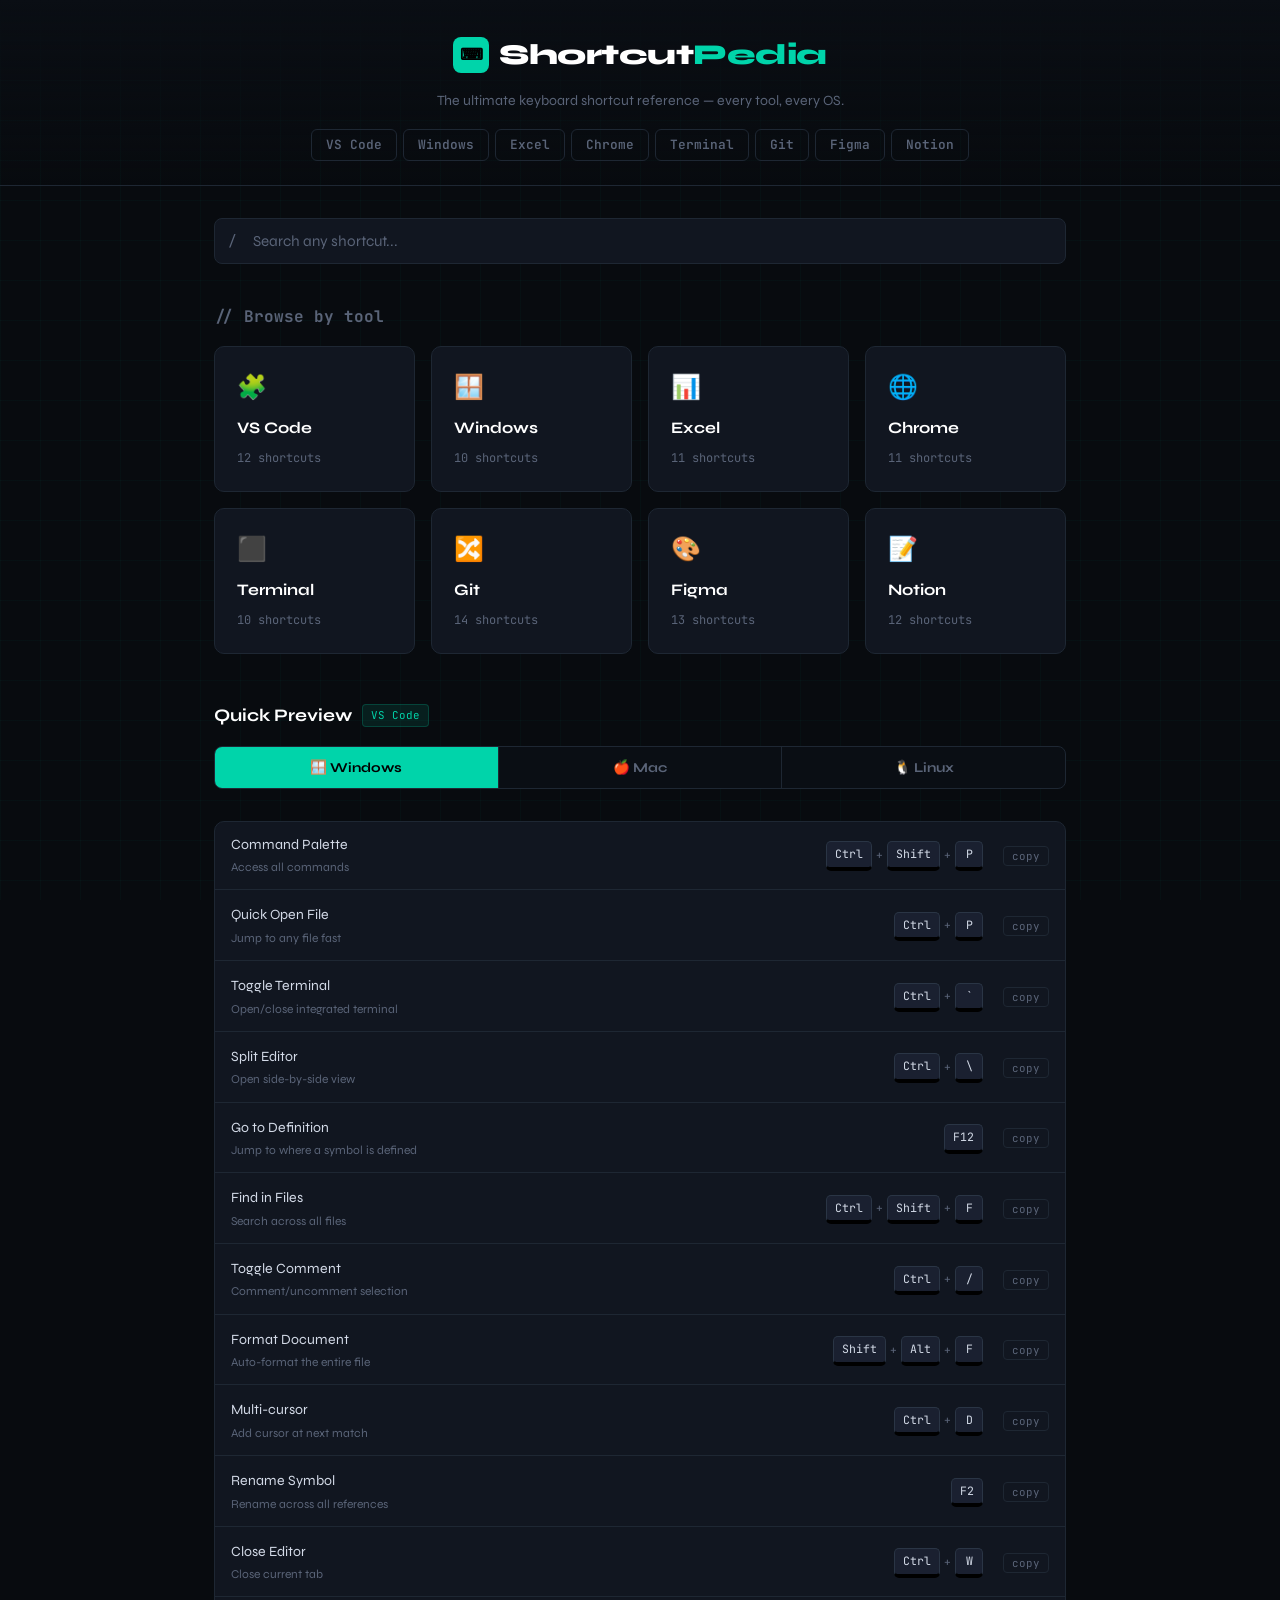
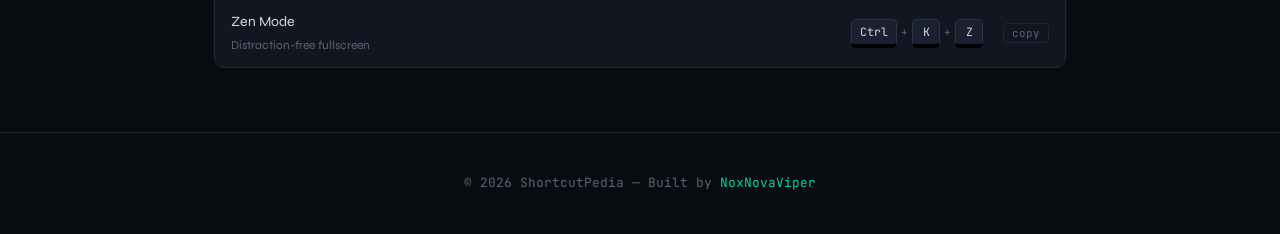
<file: index.html>
<!DOCTYPE html>
<html lang="en">
<head>
    <meta name="google-site-verification" content="DGlG2NC15juoIFiggqF6pB5MRgS8wF6vNU4Cs8eMKjc" />
    <meta property="og:title" content="ShortcutPedia | The Ultimate Keyboard Shortcut Reference">
    <meta property="og:description" content="Free keyboard shortcut reference for VS Code, Windows, Excel, Chrome, Terminal, Git, Figma and Notion.">
    <meta property="og:url" content="https://noxnovaviper.github.io/ShortcutPedia/">
    <meta property="og:type" content="website">
    <meta property="og:image" content="https://noxnovaviper.github.io/ShortcutPedia/favicon.ico">
    <meta charset="UTF-8">
    <meta name="viewport" content="width=device-width, initial-scale=1.0">
    <title>ShortcutPedia | The Ultimate Keyboard Shortcut Reference</title>
    <meta name="description" content="ShortcutPedia — free keyboard shortcut reference for VS Code, Windows, Excel, Chrome, Terminal, Git, Figma and Notion across Mac, Windows and Linux.">
    <link rel="stylesheet" href="Style.css">
</head>
<body>

<header>
    <div class="site-logo">
        <div class="logo-icon">⌨</div>
        <h1>Shortcut<span>Pedia</span></h1>
    </div>
    <p>The ultimate keyboard shortcut reference — every tool, every OS.</p>
    <nav>
        <a href="VSCode.html">VS Code</a>
        <a href="Windows.html">Windows</a>
        <a href="Excel.html">Excel</a>
        <a href="Chrome.html">Chrome</a>
        <a href="Terminal.html">Terminal</a>
        <a href="Git.html">Git</a>
        <a href="Figma.html">Figma</a>
        <a href="Notion.html">Notion</a>
    </nav>
</header>

<div class="container">

    <div class="search-wrap">
        <span class="search-icon">/</span>
        <input type="text" id="search" class="search-box" placeholder="Search any shortcut...">
    </div>

    <h2 style="font-size:1rem; color: var(--muted); margin-bottom: 1rem; font-family: 'JetBrains Mono', monospace;">// Browse by tool</h2>

    <div class="category-grid">
        <a href="VSCode.html" class="cat-card">
            <span class="cat-icon">🧩</span>
            <span class="cat-name">VS Code</span>
            <span class="cat-count">12 shortcuts</span>
        </a>
        <a href="Windows.html" class="cat-card">
            <span class="cat-icon">🪟</span>
            <span class="cat-name">Windows</span>
            <span class="cat-count">10 shortcuts</span>
        </a>
        <a href="Excel.html" class="cat-card">
            <span class="cat-icon">📊</span>
            <span class="cat-name">Excel</span>
            <span class="cat-count">11 shortcuts</span>
        </a>
        <a href="Chrome.html" class="cat-card">
            <span class="cat-icon">🌐</span>
            <span class="cat-name">Chrome</span>
            <span class="cat-count">11 shortcuts</span>
        </a>
        <a href="Terminal.html" class="cat-card">
            <span class="cat-icon">⬛</span>
            <span class="cat-name">Terminal</span>
            <span class="cat-count">10 shortcuts</span>
        </a>
        <a href="Git.html" class="cat-card">
            <span class="cat-icon">🔀</span>
            <span class="cat-name">Git</span>
            <span class="cat-count">14 shortcuts</span>
        </a>
        <a href="Figma.html" class="cat-card">
            <span class="cat-icon">🎨</span>
            <span class="cat-name">Figma</span>
            <span class="cat-count">13 shortcuts</span>
        </a>
        <a href="Notion.html" class="cat-card">
            <span class="cat-icon">📝</span>
            <span class="cat-name">Notion</span>
            <span class="cat-count">12 shortcuts</span>
        </a>
    </div>

    <div style="margin-top: 3rem;">
        <div class="section-header">
            <h2>Quick Preview</h2>
            <span class="section-tag">VS Code</span>
        </div>

        <div class="os-selector">
            <button class="os-btn active" data-os="win">🪟 Windows</button>
            <button class="os-btn" data-os="mac">🍎 Mac</button>
            <button class="os-btn" data-os="linux">🐧 Linux</button>
        </div>

        <div class="shortcut-list" id="vscode-list"></div>
    </div>

</div>

<footer>
    &copy; 2026 ShortcutPedia — Built by <a href="https://noxnovaviper.github.io/CodePedia/">NoxNovaViper</a>
</footer>

<script src="script.js"></script>
</body>
</html>
</file>
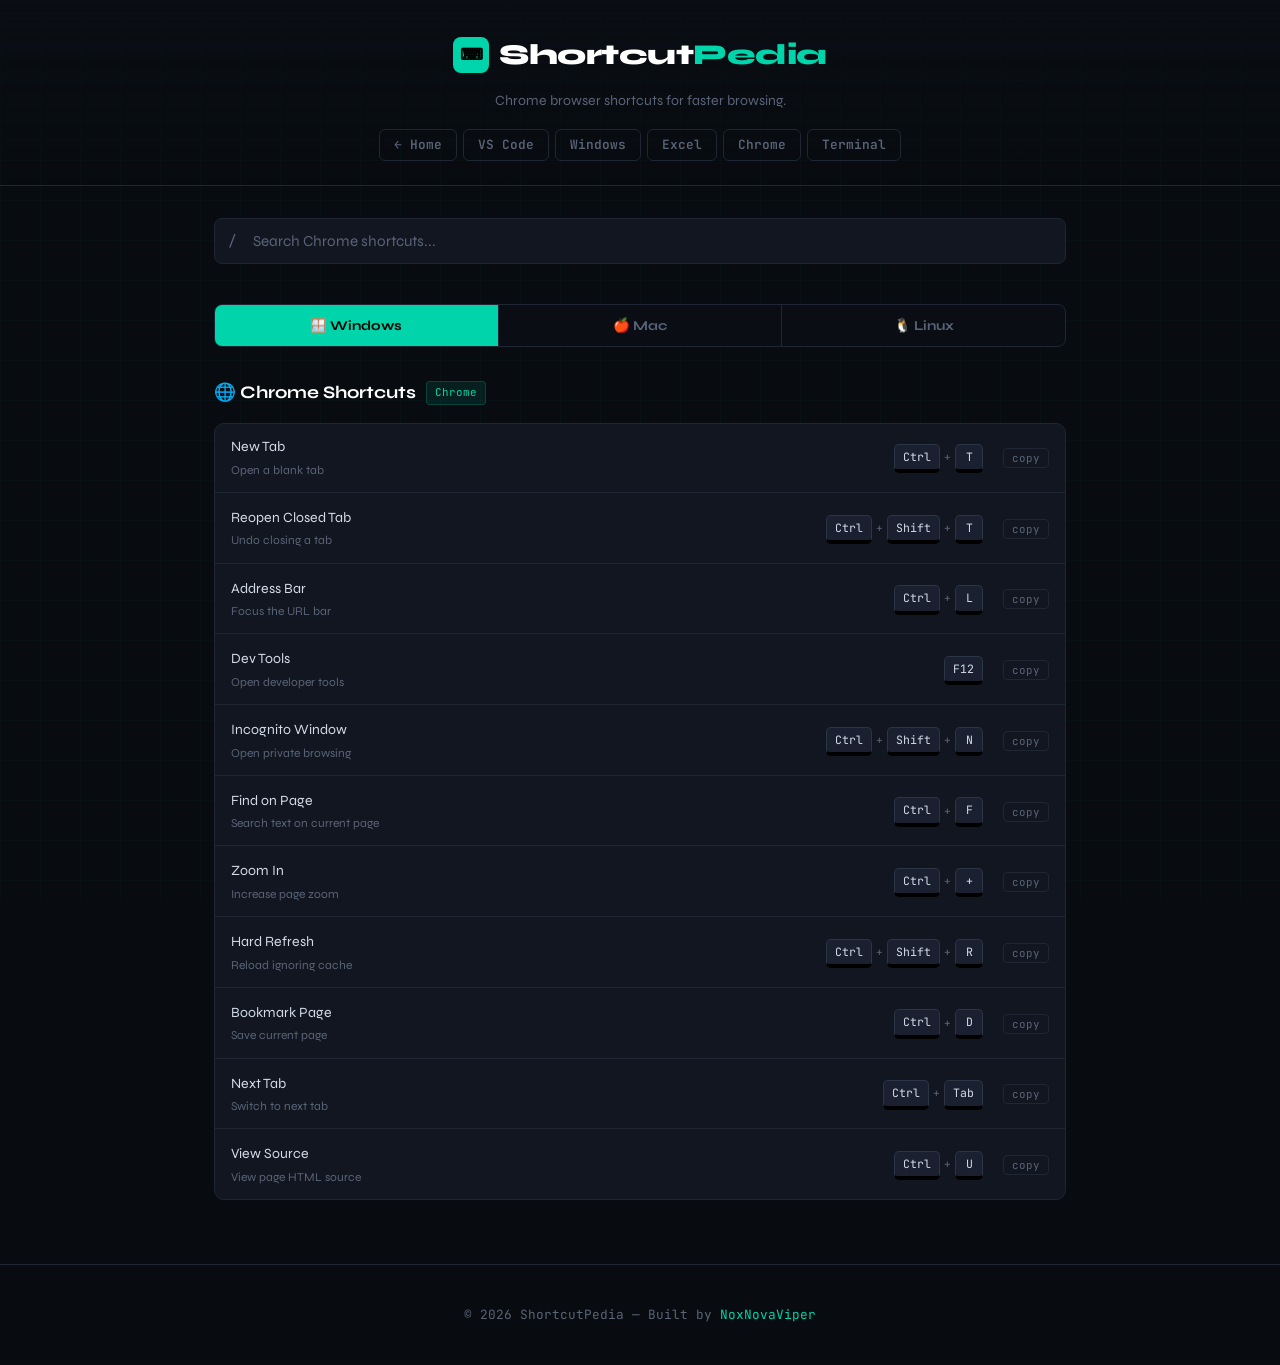
<file: Chrome.html>
<!DOCTYPE html>
<html lang="en">
<head>
    <link rel="icon" type="image/x-icon" href="favicon.ico">
    <meta charset="UTF-8">
    <meta name="viewport" content="width=device-width, initial-scale=1.0">
    <title>Chrome Shortcuts | ShortcutPedia</title>
    <meta name="description" content="Chrome keyboard shortcuts for Windows, Mac and Linux on ShortcutPedia.">
    <link rel="stylesheet" href="Style.css">
</head>
<body>

<header>
    <div class="site-logo">
        <div class="logo-icon">⌨</div>
        <h1>Shortcut<span>Pedia</span></h1>
    </div>
    <p>Chrome browser shortcuts for faster browsing.</p>
    <nav>
        <a href="index.html">&larr; Home</a>
        <a href="VSCode.html">VS Code</a>
        <a href="Windows.html">Windows</a>
        <a href="Excel.html">Excel</a>
        <a href="Chrome.html">Chrome</a>
        <a href="Terminal.html">Terminal</a>
    </nav>
</header>

<div class="container">

    <div class="search-wrap">
        <span class="search-icon">/</span>
        <input type="text" id="search" class="search-box" placeholder="Search Chrome shortcuts...">
    </div>

    <div class="os-selector">
        <button class="os-btn active" data-os="win">🪟 Windows</button>
        <button class="os-btn" data-os="mac">🍎 Mac</button>
        <button class="os-btn" data-os="linux">🐧 Linux</button>
    </div>

    <section>
        <div class="section-header">
            <h2>🌐 Chrome Shortcuts</h2>
            <span class="section-tag">Chrome</span>
        </div>
        <div class="shortcut-list" id="chrome-list"></div>
    </section>

</div>

<footer>
    &copy; 2026 ShortcutPedia — Built by <a href="https://noxnovaviper.github.io/CodePedia/">NoxNovaViper</a>
</footer>

<script src="script.js"></script>
</body>
</html>
</file>
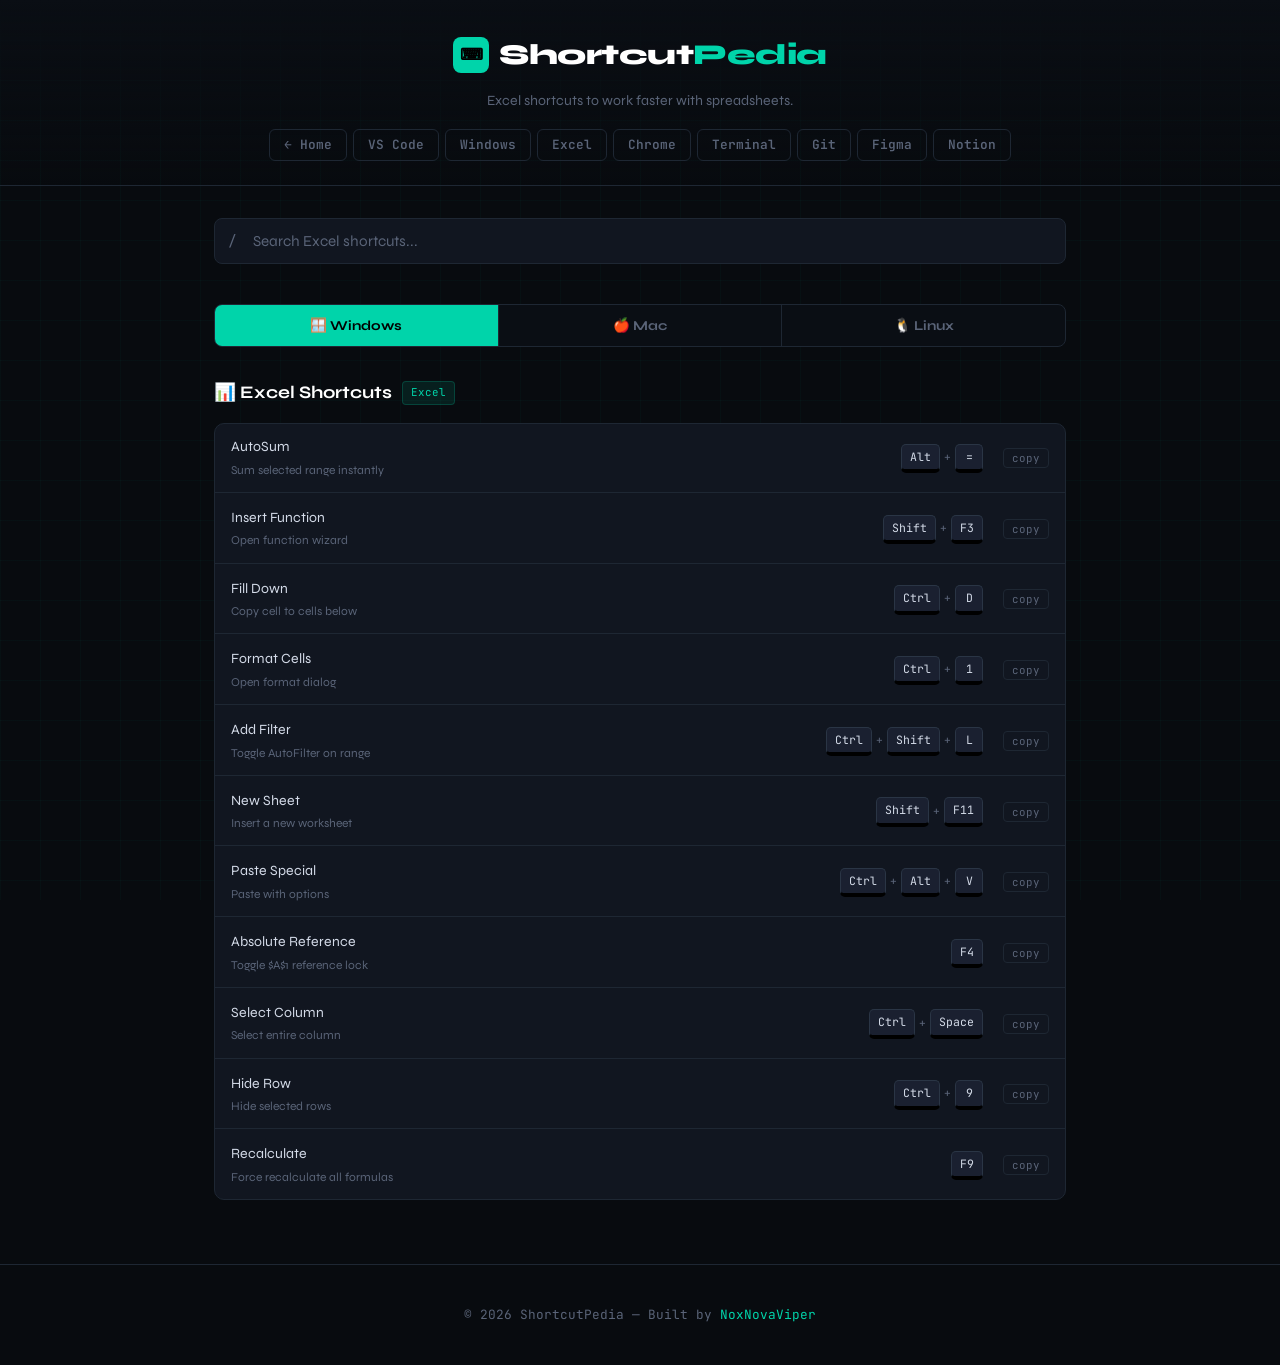
<file: Excel.html>
<!DOCTYPE html>
<html lang="en">
<head>
    <meta property="og:title" content="Excel Shortcuts | ShortcutPedia">
    <meta property="og:description" content="Free keyboard shortcut reference for VS Code, Windows, Excel, Chrome, Terminal, Git, Figma and Notion.">
    <meta property="og:url" content="https://noxnovaviper.github.io/ShortcutPedia/">
    <meta property="og:type" content="website">
    <meta property="og:image" content="https://noxnovaviper.github.io/ShortcutPedia/favicon.ico">
    <meta charset="UTF-8">
    <meta name="viewport" content="width=device-width, initial-scale=1.0">
    <title>Excel Shortcuts | ShortcutPedia</title>
    <meta name="description" content="Excel keyboard shortcuts for Windows, Mac and Linux on ShortcutPedia.">
    <link rel="stylesheet" href="Style.css">
</head>
<body>

<header>
    <div class="site-logo">
        <div class="logo-icon">⌨</div>
        <h1>Shortcut<span>Pedia</span></h1>
    </div>
    <p>Excel shortcuts to work faster with spreadsheets.</p>
    <nav>
        <a href="index.html">&larr; Home</a>
        <a href="VSCode.html">VS Code</a>
        <a href="Windows.html">Windows</a>
        <a href="Excel.html">Excel</a>
        <a href="Chrome.html">Chrome</a>
        <a href="Terminal.html">Terminal</a>
        <a href="Git.html">Git</a>
        <a href="Figma.html">Figma</a>
        <a href="Notion.html">Notion</a>
    </nav>
</header>

<div class="container">

    <div class="search-wrap">
        <span class="search-icon">/</span>
        <input type="text" id="search" class="search-box" placeholder="Search Excel shortcuts...">
    </div>

    <div class="os-selector">
        <button class="os-btn active" data-os="win">🪟 Windows</button>
        <button class="os-btn" data-os="mac">🍎 Mac</button>
        <button class="os-btn" data-os="linux">🐧 Linux</button>
    </div>

    <section>
        <div class="section-header">
            <h2>📊 Excel Shortcuts</h2>
            <span class="section-tag">Excel</span>
        </div>
        <div class="shortcut-list" id="excel-list"></div>
    </section>

</div>

<footer>
    &copy; 2026 ShortcutPedia — Built by <a href="https://noxnovaviper.github.io/CodePedia/">NoxNovaViper</a>
</footer>

<script src="script.js"></script>
</body>
</html>
</file>
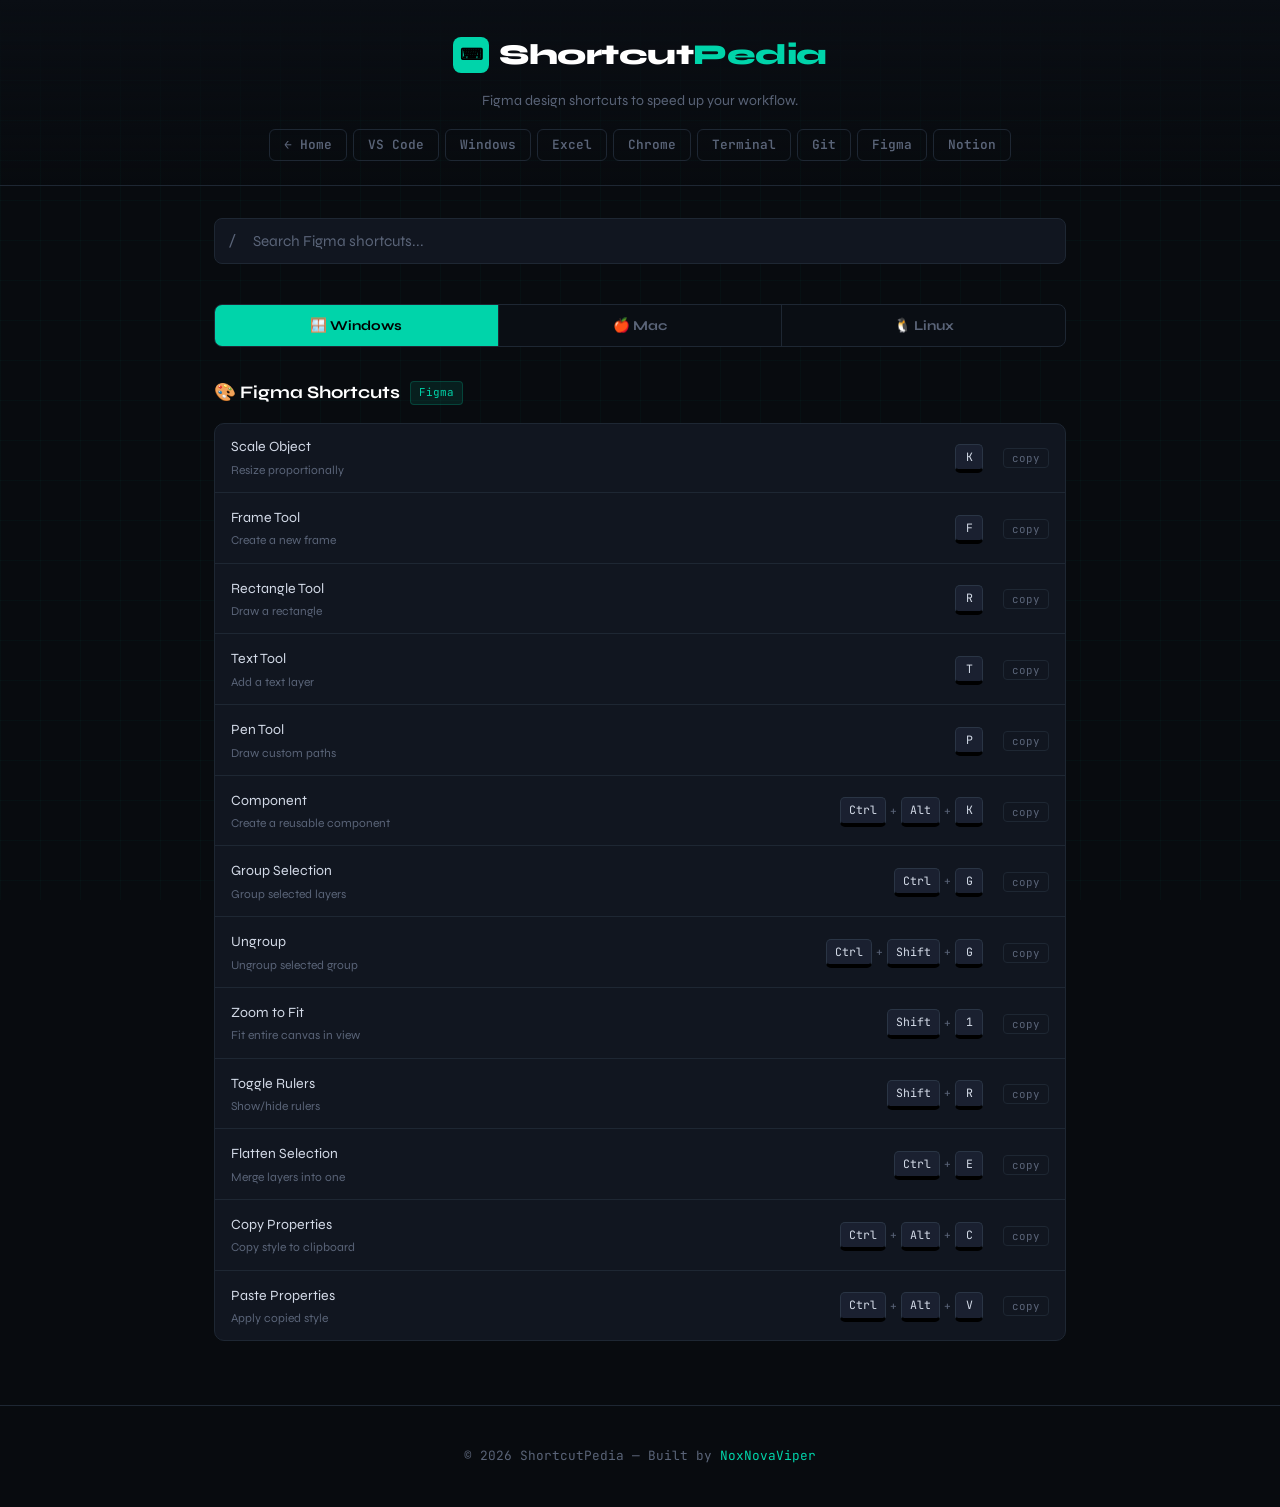
<file: Figma.html>
<!DOCTYPE html>
<html lang="en">
<head>
    <meta property="og:title" content="Figma Shortcuts | ShortcutPedia">
    <meta property="og:description" content="Free keyboard shortcut reference for VS Code, Windows, Excel, Chrome, Terminal, Git, Figma and Notion.">
    <meta property="og:url" content="https://noxnovaviper.github.io/ShortcutPedia/">
    <meta property="og:type" content="website">
    <meta property="og:image" content="https://noxnovaviper.github.io/ShortcutPedia/favicon.ico">
    <meta charset="UTF-8">
    <meta name="viewport" content="width=device-width, initial-scale=1.0">
    <title>Figma Shortcuts | ShortcutPedia</title>
    <meta name="description" content="Figma keyboard shortcuts for Windows, Mac and Linux on ShortcutPedia.">
    <link rel="stylesheet" href="Style.css">
</head>
<body>

<header>
    <div class="site-logo">
        <div class="logo-icon">⌨</div>
        <h1>Shortcut<span>Pedia</span></h1>
    </div>
    <p>Figma design shortcuts to speed up your workflow.</p>
    <nav>
        <a href="index.html">&larr; Home</a>
        <a href="VSCode.html">VS Code</a>
        <a href="Windows.html">Windows</a>
        <a href="Excel.html">Excel</a>
        <a href="Chrome.html">Chrome</a>
        <a href="Terminal.html">Terminal</a>
        <a href="Git.html">Git</a>
        <a href="Figma.html">Figma</a>
        <a href="Notion.html">Notion</a>
    </nav>
</header>

<div class="container">

    <div class="search-wrap">
        <span class="search-icon">/</span>
        <input type="text" id="search" class="search-box" placeholder="Search Figma shortcuts...">
    </div>

    <div class="os-selector">
        <button class="os-btn active" data-os="win">🪟 Windows</button>
        <button class="os-btn" data-os="mac">🍎 Mac</button>
        <button class="os-btn" data-os="linux">🐧 Linux</button>
    </div>

    <section>
        <div class="section-header">
            <h2>🎨 Figma Shortcuts</h2>
            <span class="section-tag">Figma</span>
        </div>
        <div class="shortcut-list" id="figma-list"></div>
    </section>

</div>

<footer>
    &copy; 2026 ShortcutPedia — Built by <a href="https://noxnovaviper.github.io/CodePedia/">NoxNovaViper</a>
</footer>

<script src="script.js"></script>
</body>
</html>
</file>
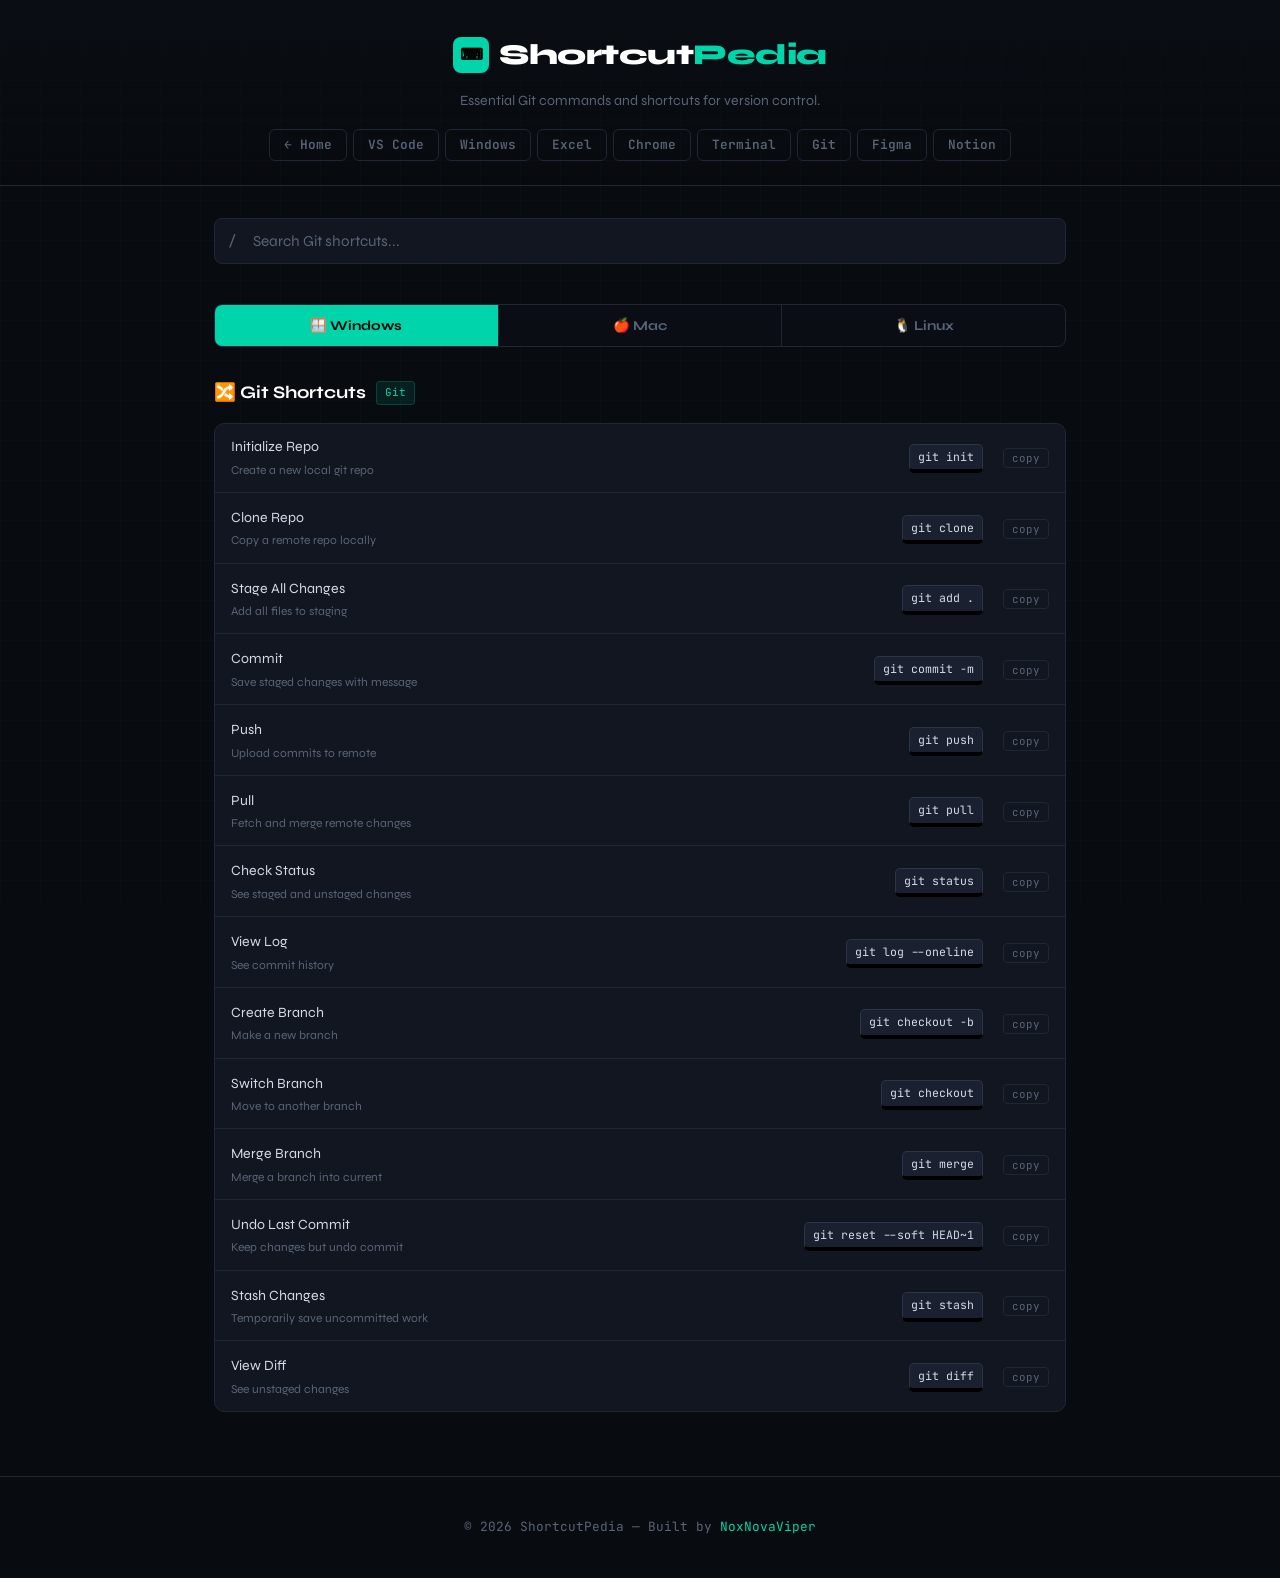
<file: Git.html>
<!DOCTYPE html>
<html lang="en">
<head>
    <meta property="og:title" content="Git Shortcuts | ShortcutPedia">
    <meta property="og:description" content="Free keyboard shortcut reference for VS Code, Windows, Excel, Chrome, Terminal, Git, Figma and Notion.">
    <meta property="og:url" content="https://noxnovaviper.github.io/ShortcutPedia/">
    <meta property="og:type" content="website">
    <meta property="og:image" content="https://noxnovaviper.github.io/ShortcutPedia/favicon.ico">
    <meta charset="UTF-8">
    <meta name="viewport" content="width=device-width, initial-scale=1.0">
    <title>Git Shortcuts | ShortcutPedia</title>
    <meta name="description" content="Git keyboard shortcuts for Windows, Mac and Linux on ShortcutPedia.">
    <link rel="stylesheet" href="Style.css">
</head>
<body>

<header>
    <div class="site-logo">
        <div class="logo-icon">⌨</div>
        <h1>Shortcut<span>Pedia</span></h1>
    </div>
    <p>Essential Git commands and shortcuts for version control.</p>
    <nav>
        <a href="index.html">&larr; Home</a>
        <a href="VSCode.html">VS Code</a>
        <a href="Windows.html">Windows</a>
        <a href="Excel.html">Excel</a>
        <a href="Chrome.html">Chrome</a>
        <a href="Terminal.html">Terminal</a>
        <a href="Git.html">Git</a>
        <a href="Figma.html">Figma</a>
        <a href="Notion.html">Notion</a>
    </nav>
</header>

<div class="container">

    <div class="search-wrap">
        <span class="search-icon">/</span>
        <input type="text" id="search" class="search-box" placeholder="Search Git shortcuts...">
    </div>

    <div class="os-selector">
        <button class="os-btn active" data-os="win">🪟 Windows</button>
        <button class="os-btn" data-os="mac">🍎 Mac</button>
        <button class="os-btn" data-os="linux">🐧 Linux</button>
    </div>

    <section>
        <div class="section-header">
            <h2>🔀 Git Shortcuts</h2>
            <span class="section-tag">Git</span>
        </div>
        <div class="shortcut-list" id="git-list"></div>
    </section>

</div>

<footer>
    &copy; 2026 ShortcutPedia — Built by <a href="https://noxnovaviper.github.io/CodePedia/">NoxNovaViper</a>
</footer>

<script src="script.js"></script>
</body>
</html>
</file>
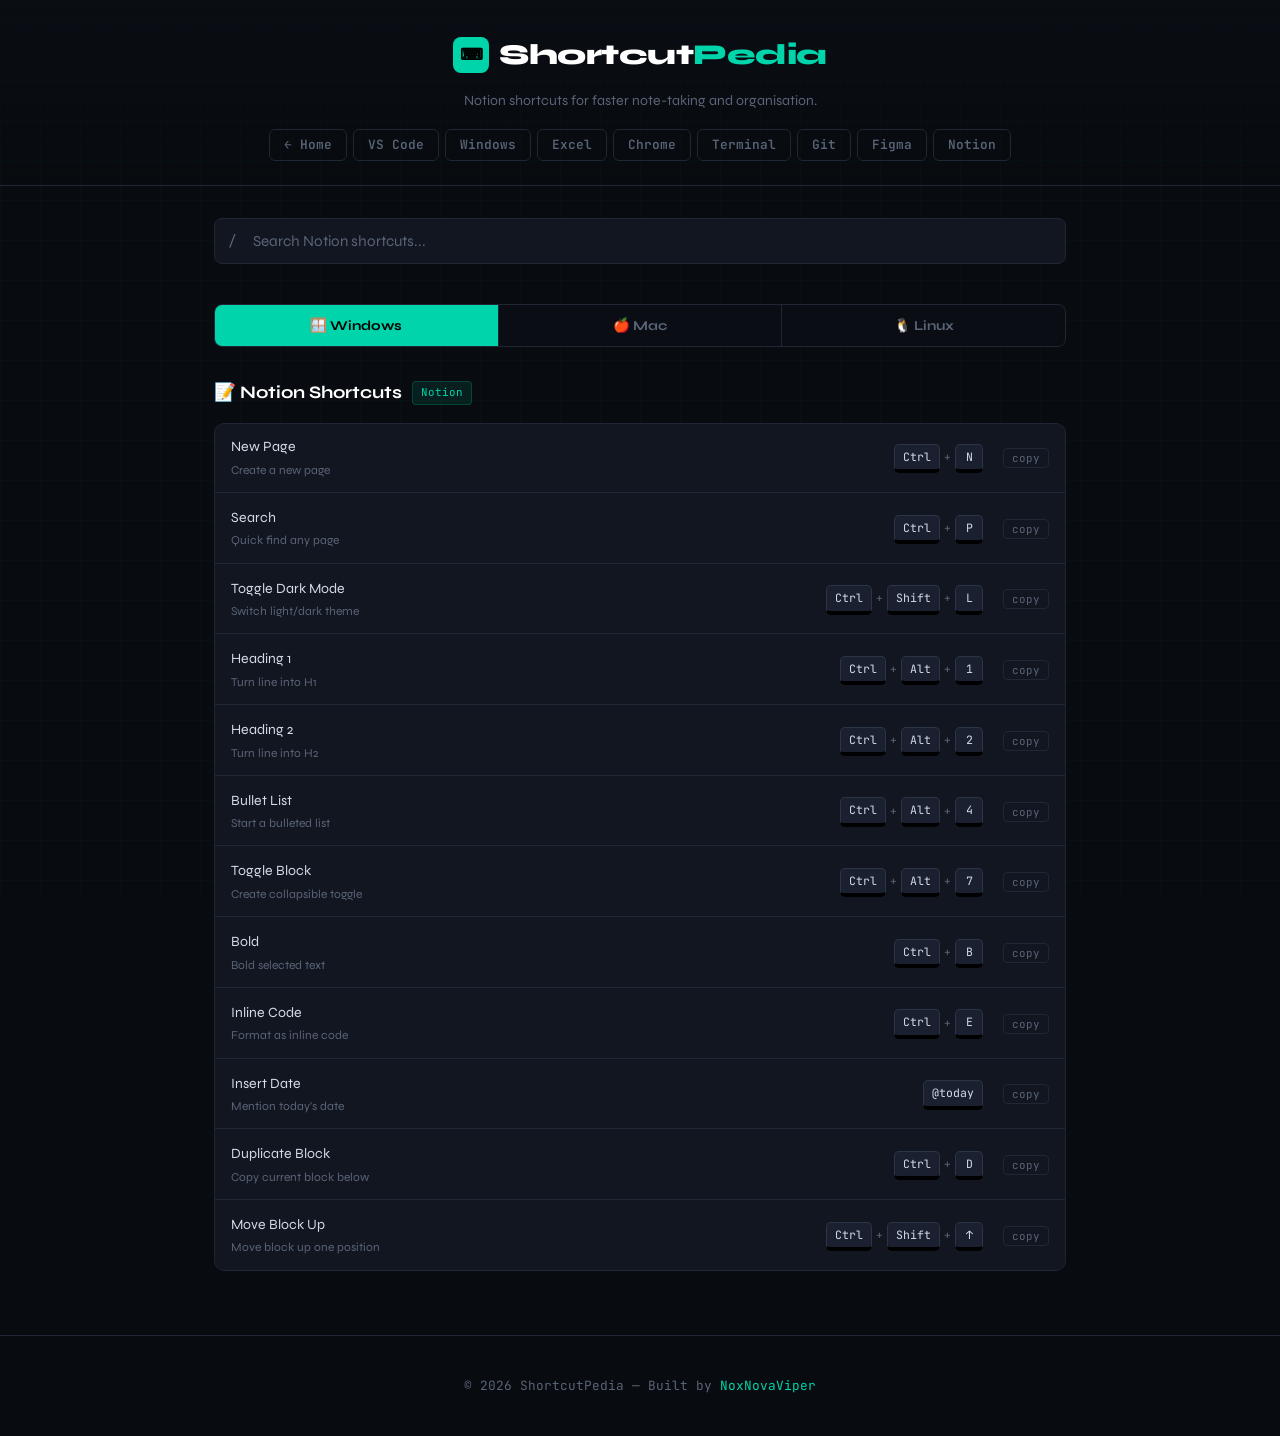
<file: Notion.html>
<!DOCTYPE html>
<html lang="en">
<head>
    <meta property="og:title" content="Notion Shortcuts | ShortcutPedia">
    <meta property="og:description" content="Free keyboard shortcut reference for VS Code, Windows, Excel, Chrome, Terminal, Git, Figma and Notion.">
    <meta property="og:url" content="https://noxnovaviper.github.io/ShortcutPedia/">
    <meta property="og:type" content="website">
    <meta property="og:image" content="https://noxnovaviper.github.io/ShortcutPedia/favicon.ico">
    <meta charset="UTF-8">
    <meta name="viewport" content="width=device-width, initial-scale=1.0">
    <title>Notion Shortcuts | ShortcutPedia</title>
    <meta name="description" content="Notion keyboard shortcuts for Windows, Mac and Linux on ShortcutPedia.">
    <link rel="stylesheet" href="Style.css">
</head>
<body>

<header>
    <div class="site-logo">
        <div class="logo-icon">⌨</div>
        <h1>Shortcut<span>Pedia</span></h1>
    </div>
    <p>Notion shortcuts for faster note-taking and organisation.</p>
    <nav>
        <a href="index.html">&larr; Home</a>
        <a href="VSCode.html">VS Code</a>
        <a href="Windows.html">Windows</a>
        <a href="Excel.html">Excel</a>
        <a href="Chrome.html">Chrome</a>
        <a href="Terminal.html">Terminal</a>
        <a href="Git.html">Git</a>
        <a href="Figma.html">Figma</a>
        <a href="Notion.html">Notion</a>
    </nav>
</header>

<div class="container">

    <div class="search-wrap">
        <span class="search-icon">/</span>
        <input type="text" id="search" class="search-box" placeholder="Search Notion shortcuts...">
    </div>

    <div class="os-selector">
        <button class="os-btn active" data-os="win">🪟 Windows</button>
        <button class="os-btn" data-os="mac">🍎 Mac</button>
        <button class="os-btn" data-os="linux">🐧 Linux</button>
    </div>

    <section>
        <div class="section-header">
            <h2>📝 Notion Shortcuts</h2>
            <span class="section-tag">Notion</span>
        </div>
        <div class="shortcut-list" id="notion-list"></div>
    </section>

</div>

<footer>
    &copy; 2026 ShortcutPedia — Built by <a href="https://noxnovaviper.github.io/CodePedia/">NoxNovaViper</a>
</footer>

<script src="script.js"></script>
</body>
</html>
</file>
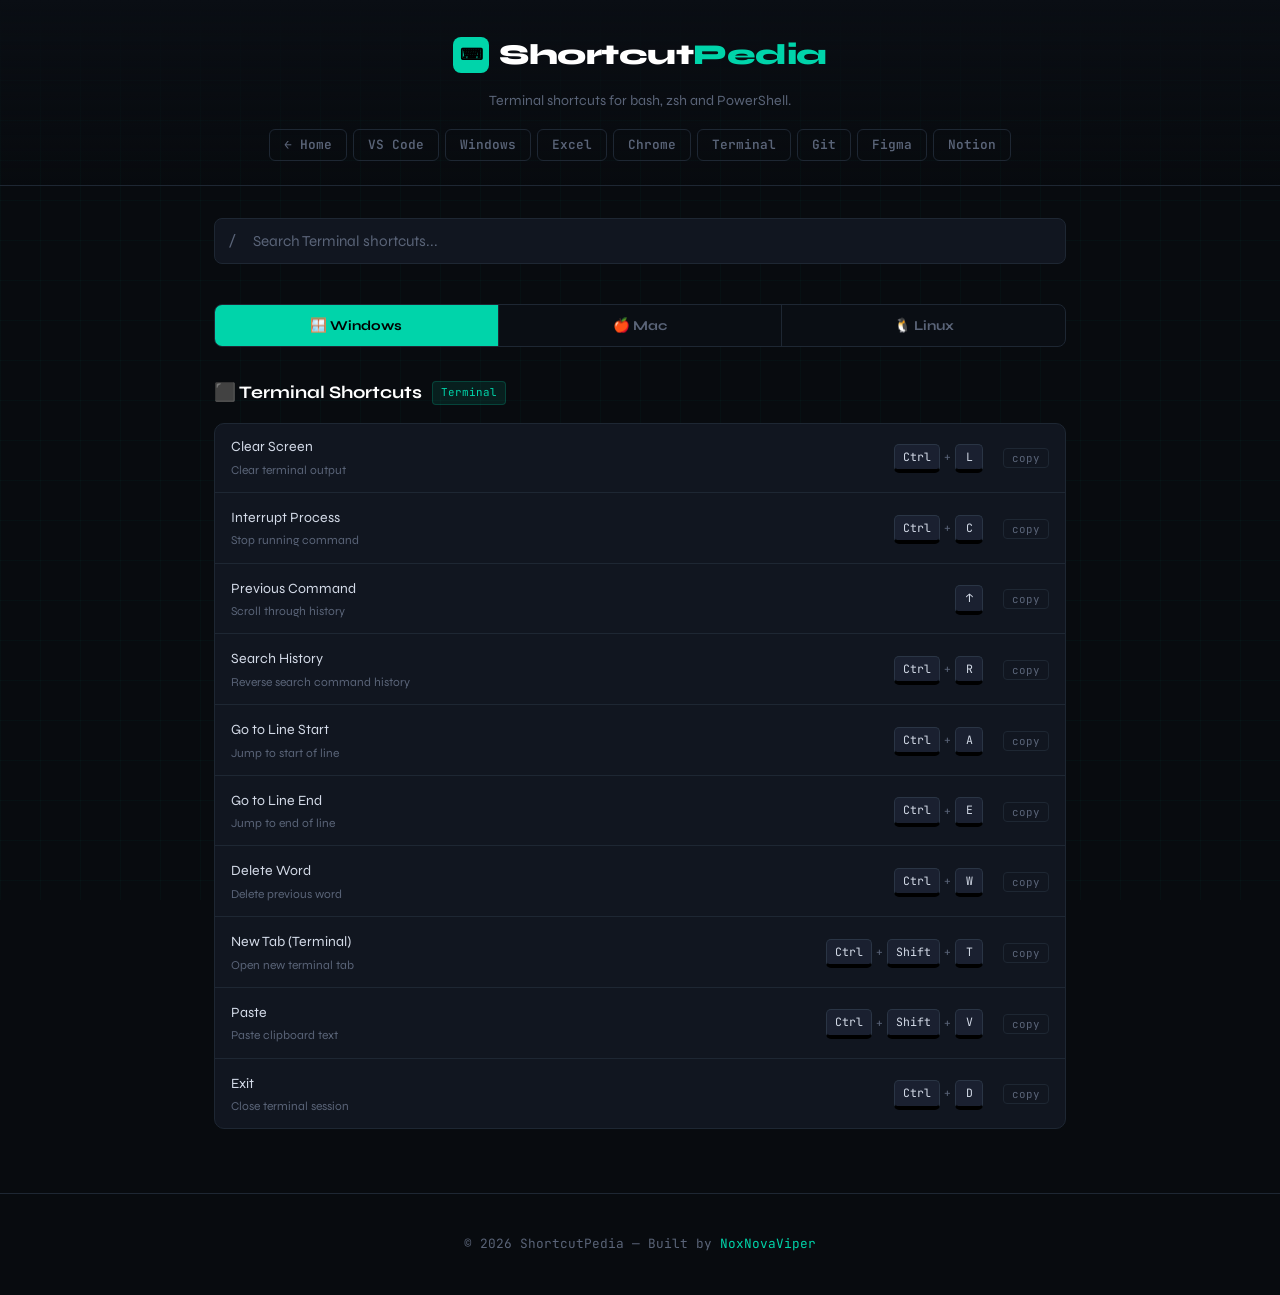
<file: Terminal.html>
<!DOCTYPE html>
<html lang="en">
<head>
    <meta property="og:title" content="Terminal Shortcuts | ShortcutPedia">
    <meta property="og:description" content="Free keyboard shortcut reference for VS Code, Windows, Excel, Chrome, Terminal, Git, Figma and Notion.">
    <meta property="og:url" content="https://noxnovaviper.github.io/ShortcutPedia/">
    <meta property="og:type" content="website">
    <meta property="og:image" content="https://noxnovaviper.github.io/ShortcutPedia/favicon.ico">
    <meta charset="UTF-8">
    <meta name="viewport" content="width=device-width, initial-scale=1.0">
    <title>Terminal Shortcuts | ShortcutPedia</title>
    <meta name="description" content="Terminal keyboard shortcuts for Windows, Mac and Linux on ShortcutPedia.">
    <link rel="stylesheet" href="Style.css">
</head>
<body>

<header>
    <div class="site-logo">
        <div class="logo-icon">⌨</div>
        <h1>Shortcut<span>Pedia</span></h1>
    </div>
    <p>Terminal shortcuts for bash, zsh and PowerShell.</p>
    <nav>
        <a href="index.html">&larr; Home</a>
        <a href="VSCode.html">VS Code</a>
        <a href="Windows.html">Windows</a>
        <a href="Excel.html">Excel</a>
        <a href="Chrome.html">Chrome</a>
        <a href="Terminal.html">Terminal</a>
        <a href="Git.html">Git</a>
        <a href="Figma.html">Figma</a>
        <a href="Notion.html">Notion</a>
    </nav>
</header>

<div class="container">

    <div class="search-wrap">
        <span class="search-icon">/</span>
        <input type="text" id="search" class="search-box" placeholder="Search Terminal shortcuts...">
    </div>

    <div class="os-selector">
        <button class="os-btn active" data-os="win">🪟 Windows</button>
        <button class="os-btn" data-os="mac">🍎 Mac</button>
        <button class="os-btn" data-os="linux">🐧 Linux</button>
    </div>

    <section>
        <div class="section-header">
            <h2>⬛ Terminal Shortcuts</h2>
            <span class="section-tag">Terminal</span>
        </div>
        <div class="shortcut-list" id="terminal-list"></div>
    </section>

</div>

<footer>
    &copy; 2026 ShortcutPedia — Built by <a href="https://noxnovaviper.github.io/CodePedia/">NoxNovaViper</a>
</footer>

<script src="script.js"></script>
</body>
</html>
</file>
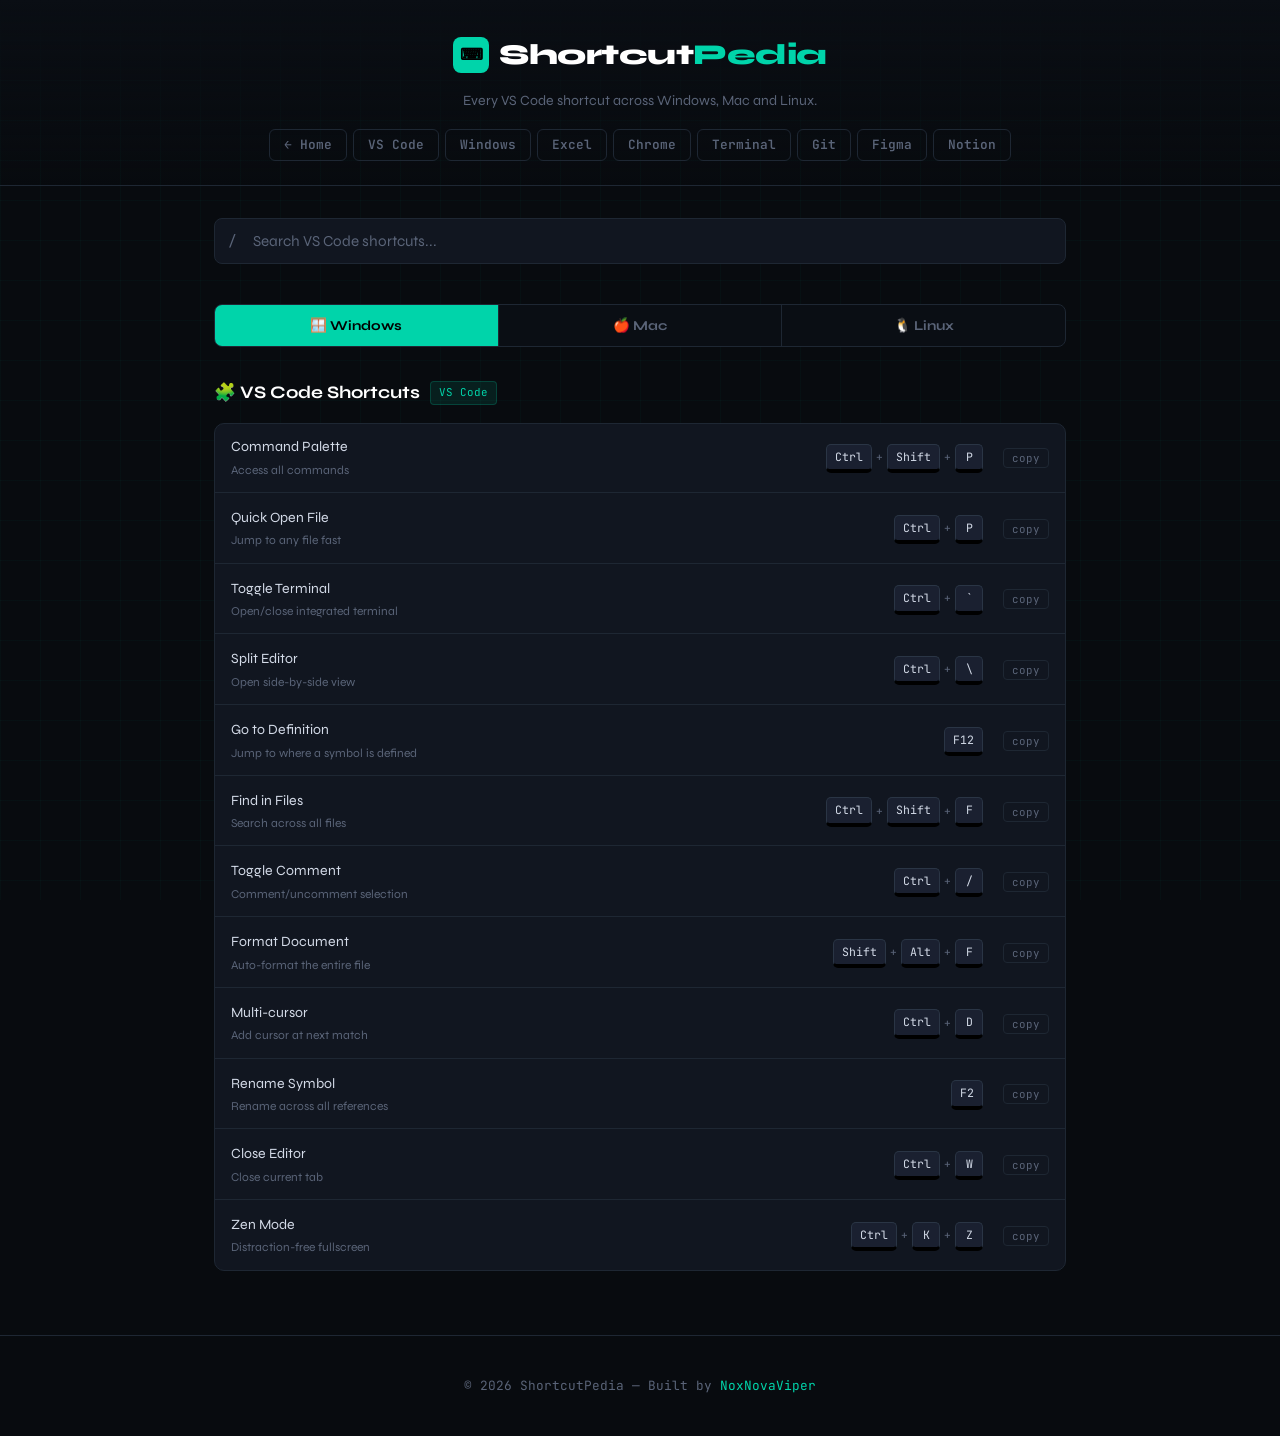
<file: VSCode.html>
<!DOCTYPE html>
<html lang="en">
<head>
    <meta property="og:title" content="VS Code Shortcuts | ShortcutPedia">
    <meta property="og:description" content="Free keyboard shortcut reference for VS Code, Windows, Excel, Chrome, Terminal, Git, Figma and Notion.">
    <meta property="og:url" content="https://noxnovaviper.github.io/ShortcutPedia/">
    <meta property="og:type" content="website">
    <meta property="og:image" content="https://noxnovaviper.github.io/ShortcutPedia/favicon.ico">
    <meta charset="UTF-8">
    <meta name="viewport" content="width=device-width, initial-scale=1.0">
    <title>VS Code Shortcuts | ShortcutPedia</title>
    <meta name="description" content="VS Code keyboard shortcuts for Windows, Mac and Linux on ShortcutPedia.">
    <link rel="stylesheet" href="Style.css">
</head>
<body>

<header>
    <div class="site-logo">
        <div class="logo-icon">⌨</div>
        <h1>Shortcut<span>Pedia</span></h1>
    </div>
    <p>Every VS Code shortcut across Windows, Mac and Linux.</p>
    <nav>
        <a href="index.html">&larr; Home</a>
        <a href="VSCode.html">VS Code</a>
        <a href="Windows.html">Windows</a>
        <a href="Excel.html">Excel</a>
        <a href="Chrome.html">Chrome</a>
        <a href="Terminal.html">Terminal</a>
        <a href="Git.html">Git</a>
        <a href="Figma.html">Figma</a>
        <a href="Notion.html">Notion</a>
    </nav>
</header>

<div class="container">

    <div class="search-wrap">
        <span class="search-icon">/</span>
        <input type="text" id="search" class="search-box" placeholder="Search VS Code shortcuts...">
    </div>

    <div class="os-selector">
        <button class="os-btn active" data-os="win">🪟 Windows</button>
        <button class="os-btn" data-os="mac">🍎 Mac</button>
        <button class="os-btn" data-os="linux">🐧 Linux</button>
    </div>

    <section>
        <div class="section-header">
            <h2>🧩 VS Code Shortcuts</h2>
            <span class="section-tag">VS Code</span>
        </div>
        <div class="shortcut-list" id="vscode-list"></div>
    </section>

</div>

<footer>
    &copy; 2026 ShortcutPedia — Built by <a href="https://noxnovaviper.github.io/CodePedia/">NoxNovaViper</a>
</footer>

<script src="script.js"></script>
</body>
</html>
</file>
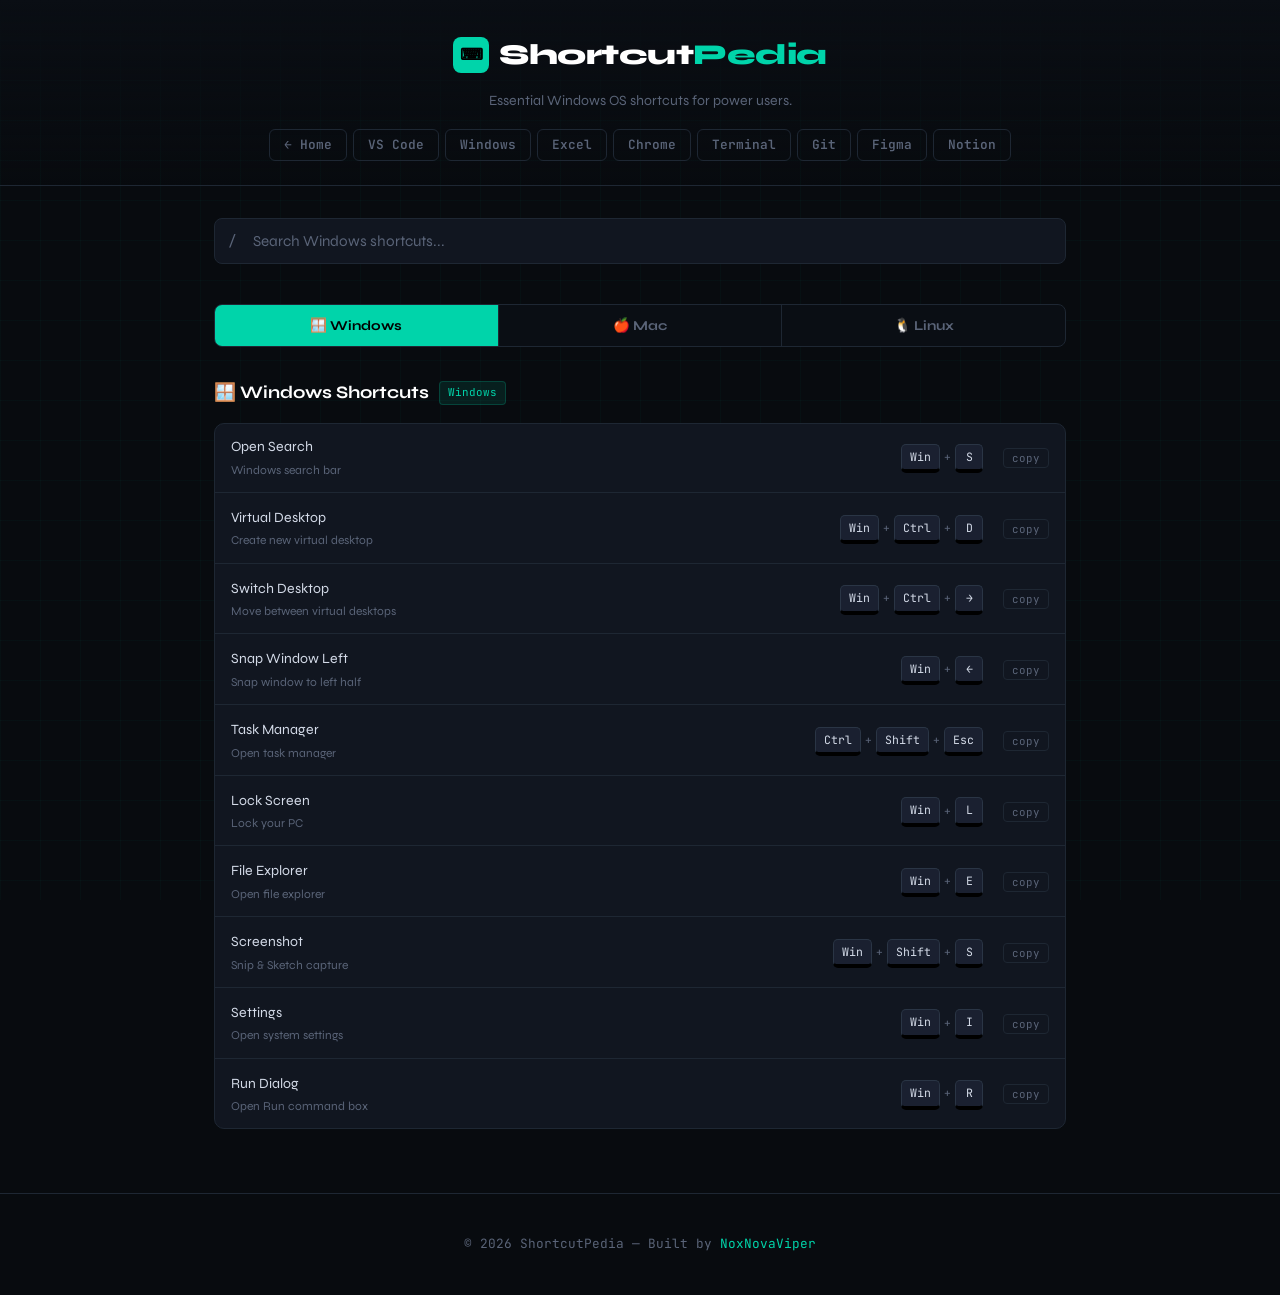
<file: Windows.html>
<!DOCTYPE html>
<html lang="en">
<head>
    <meta property="og:title" content="Windows Shortcuts | ShortcutPedia">
    <meta property="og:description" content="Free keyboard shortcut reference for VS Code, Windows, Excel, Chrome, Terminal, Git, Figma and Notion.">
    <meta property="og:url" content="https://noxnovaviper.github.io/ShortcutPedia/">
    <meta property="og:type" content="website">
    <meta property="og:image" content="https://noxnovaviper.github.io/ShortcutPedia/favicon.ico">
    <meta charset="UTF-8">
    <meta name="viewport" content="width=device-width, initial-scale=1.0">
    <title>Windows Shortcuts | ShortcutPedia</title>
    <meta name="description" content="Windows keyboard shortcuts for Windows, Mac and Linux on ShortcutPedia.">
    <link rel="stylesheet" href="Style.css">
</head>
<body>

<header>
    <div class="site-logo">
        <div class="logo-icon">⌨</div>
        <h1>Shortcut<span>Pedia</span></h1>
    </div>
    <p>Essential Windows OS shortcuts for power users.</p>
    <nav>
        <a href="index.html">&larr; Home</a>
        <a href="VSCode.html">VS Code</a>
        <a href="Windows.html">Windows</a>
        <a href="Excel.html">Excel</a>
        <a href="Chrome.html">Chrome</a>
        <a href="Terminal.html">Terminal</a>
        <a href="Git.html">Git</a>
        <a href="Figma.html">Figma</a>
        <a href="Notion.html">Notion</a>
    </nav>
</header>

<div class="container">

    <div class="search-wrap">
        <span class="search-icon">/</span>
        <input type="text" id="search" class="search-box" placeholder="Search Windows shortcuts...">
    </div>

    <div class="os-selector">
        <button class="os-btn active" data-os="win">🪟 Windows</button>
        <button class="os-btn" data-os="mac">🍎 Mac</button>
        <button class="os-btn" data-os="linux">🐧 Linux</button>
    </div>

    <section>
        <div class="section-header">
            <h2>🪟 Windows Shortcuts</h2>
            <span class="section-tag">Windows</span>
        </div>
        <div class="shortcut-list" id="windows-list"></div>
    </section>

</div>

<footer>
    &copy; 2026 ShortcutPedia — Built by <a href="https://noxnovaviper.github.io/CodePedia/">NoxNovaViper</a>
</footer>

<script src="script.js"></script>
</body>
</html>
</file>
<file: Style.css>
@import url('https://fonts.googleapis.com/css2?family=JetBrains+Mono:wght@400;700&family=Syne:wght@400;600;700;800&display=swap');

:root {
    --bg: #080b0f;
    --bg2: #0e1318;
    --text: #d4dbe8;
    --muted: #5a6478;
    --accent: #00d4aa;
    --accent2: #ff6b35;
    --card: #111620;
    --border: #1e2733;
    --tab-bg: #0a0e14;
    --kbd-bg: #1a2030;
    --kbd-border: #2a3545;
    --kbd-shadow: #000;
}

* { box-sizing: border-box; margin: 0; padding: 0; }

body {
    font-family: 'Syne', sans-serif;
    background: var(--bg);
    color: var(--text);
    line-height: 1.6;
    min-height: 100vh;
}

/* --- Animated grid background --- */
body::before {
    content: '';
    position: fixed;
    inset: 0;
    background-image:
        linear-gradient(rgba(0,212,170,0.03) 1px, transparent 1px),
        linear-gradient(90deg, rgba(0,212,170,0.03) 1px, transparent 1px);
    background-size: 40px 40px;
    pointer-events: none;
    z-index: 0;
}

/* --- Header --- */
header {
    position: relative;
    z-index: 1;
    background: linear-gradient(180deg, #0a0e14 0%, transparent 100%);
    padding: 2rem 1.5rem 1.5rem;
    text-align: center;
    border-bottom: 1px solid var(--border);
}

.site-logo {
    display: inline-flex;
    align-items: center;
    gap: 10px;
    margin-bottom: 0.5rem;
}

.logo-icon {
    width: 36px;
    height: 36px;
    background: var(--accent);
    border-radius: 8px;
    display: flex;
    align-items: center;
    justify-content: center;
    font-family: 'JetBrains Mono', monospace;
    font-weight: 700;
    font-size: 1rem;
    color: #000;
}

header h1 {
    font-size: 1.8rem;
    font-weight: 800;
    letter-spacing: -0.5px;
    color: white;
}

header h1 span { color: var(--accent); }
header p { color: var(--muted); font-size: 0.88rem; margin-top: 0.25rem; }

/* --- Nav --- */
nav {
    display: flex;
    justify-content: center;
    gap: 6px;
    flex-wrap: wrap;
    margin-top: 1rem;
}

nav a {
    color: var(--muted);
    text-decoration: none;
    font-weight: 600;
    padding: 5px 14px;
    border-radius: 6px;
    border: 1px solid var(--border);
    font-size: 0.8rem;
    transition: all 0.2s;
    font-family: 'JetBrains Mono', monospace;
}

nav a:hover, nav a.active {
    color: var(--accent);
    border-color: var(--accent);
    background: rgba(0,212,170,0.06);
}

/* --- Container --- */
.container {
    max-width: 900px;
    margin: 2rem auto;
    padding: 0 1.5rem;
    position: relative;
    z-index: 1;
}

/* --- Search --- */
.search-wrap {
    position: relative;
    margin-bottom: 2.5rem;
}

.search-icon {
    position: absolute;
    left: 14px;
    top: 50%;
    transform: translateY(-50%);
    color: var(--muted);
    font-family: 'JetBrains Mono', monospace;
    font-size: 0.9rem;
}

.search-box {
    width: 100%;
    padding: 13px 14px 13px 38px;
    border-radius: 8px;
    border: 1px solid var(--border);
    background: var(--card);
    color: white;
    font-size: 0.95rem;
    font-family: 'Syne', sans-serif;
    outline: none;
    transition: border-color 0.2s;
}
.search-box:focus { border-color: var(--accent); }
.search-box::placeholder { color: var(--muted); }

/* --- OS Selector --- */
.os-selector {
    display: flex;
    background: var(--tab-bg);
    border: 1px solid var(--border);
    border-radius: 8px;
    overflow: hidden;
    margin-bottom: 2rem;
}

.os-btn {
    flex: 1;
    padding: 12px 10px;
    border: none;
    background: none;
    color: var(--muted);
    cursor: pointer;
    font-size: 0.85rem;
    font-weight: 700;
    font-family: 'Syne', sans-serif;
    transition: all 0.2s;
    border-right: 1px solid var(--border);
    display: flex;
    align-items: center;
    justify-content: center;
    gap: 6px;
}
.os-btn:last-child { border-right: none; }
.os-btn.active { background: var(--accent); color: #000; }
.os-btn:hover:not(.active) { background: rgba(0,212,170,0.06); color: var(--accent); }

/* --- Section headers --- */
section { margin-bottom: 2.5rem; }

.section-header {
    display: flex;
    align-items: center;
    gap: 10px;
    margin-bottom: 1rem;
}

.section-header h2 {
    font-size: 1.1rem;
    font-weight: 700;
    color: white;
}

.section-tag {
    font-family: 'JetBrains Mono', monospace;
    font-size: 0.68rem;
    color: var(--accent);
    background: rgba(0,212,170,0.1);
    border: 1px solid rgba(0,212,170,0.2);
    padding: 2px 8px;
    border-radius: 4px;
}

/* --- Shortcut Cards --- */
.shortcut-list {
    display: flex;
    flex-direction: column;
    gap: 2px;
    background: var(--card);
    border: 1px solid var(--border);
    border-radius: 10px;
    overflow: hidden;
}

.shortcut-row {
    display: flex;
    align-items: center;
    justify-content: space-between;
    padding: 12px 16px;
    border-bottom: 1px solid var(--border);
    transition: background 0.15s;
    gap: 20px;
}
.shortcut-row:last-child { border-bottom: none; }
.shortcut-row:hover { background: rgba(255,255,255,0.02); }

.shortcut-desc {
    font-size: 0.88rem;
    color: var(--text);
    flex: 1;
}

.shortcut-desc small {
    display: block;
    color: var(--muted);
    font-size: 0.75rem;
    margin-top: 2px;
}

/* --- KBD Keys --- */
.keys {
    display: flex;
    align-items: center;
    gap: 4px;
    flex-shrink: 0;
}

kbd {
    display: inline-flex;
    align-items: center;
    justify-content: center;
    background: var(--kbd-bg);
    border: 1px solid var(--kbd-border);
    border-bottom: 3px solid var(--kbd-shadow);
    border-radius: 5px;
    padding: 3px 8px;
    font-family: 'JetBrains Mono', monospace;
    font-size: 0.72rem;
    color: var(--text);
    white-space: nowrap;
    min-width: 28px;
    text-align: center;
    box-shadow: 0 1px 0 var(--kbd-shadow);
    transition: transform 0.1s;
}

kbd:hover { transform: translateY(-1px); }

.key-plus {
    color: var(--muted);
    font-size: 0.7rem;
    font-family: 'JetBrains Mono', monospace;
}

.copy-keys-btn {
    background: transparent;
    border: 1px solid var(--border);
    color: var(--muted);
    border-radius: 4px;
    padding: 2px 8px;
    font-size: 0.68rem;
    cursor: pointer;
    font-family: 'JetBrains Mono', monospace;
    transition: all 0.2s;
    flex-shrink: 0;
}
.copy-keys-btn:hover { border-color: var(--accent); color: var(--accent); }

/* --- Category cards on homepage --- */
.category-grid {
    display: grid;
    grid-template-columns: repeat(auto-fit, minmax(200px, 1fr));
    gap: 16px;
    margin-top: 1rem;
}

.cat-card {
    background: var(--card);
    border: 1px solid var(--border);
    border-radius: 10px;
    padding: 1.4rem;
    text-decoration: none;
    display: flex;
    flex-direction: column;
    gap: 8px;
    transition: all 0.2s;
    position: relative;
    overflow: hidden;
}

.cat-card::before {
    content: '';
    position: absolute;
    top: 0; left: 0; right: 0;
    height: 2px;
    background: var(--accent);
    transform: scaleX(0);
    transition: transform 0.2s;
}

.cat-card:hover { border-color: rgba(0,212,170,0.3); transform: translateY(-2px); }
.cat-card:hover::before { transform: scaleX(1); }

.cat-icon { font-size: 1.5rem; }
.cat-name { font-size: 1rem; font-weight: 700; color: white; }
.cat-count { font-size: 0.75rem; color: var(--muted); font-family: 'JetBrains Mono', monospace; }

/* --- Footer --- */
footer {
    text-align: center;
    padding: 2.5rem 0;
    color: var(--muted);
    font-size: 0.8rem;
    border-top: 1px solid var(--border);
    margin-top: 4rem;
    position: relative;
    z-index: 1;
    font-family: 'JetBrains Mono', monospace;
}

footer a { color: var(--accent); text-decoration: none; }
</file>
